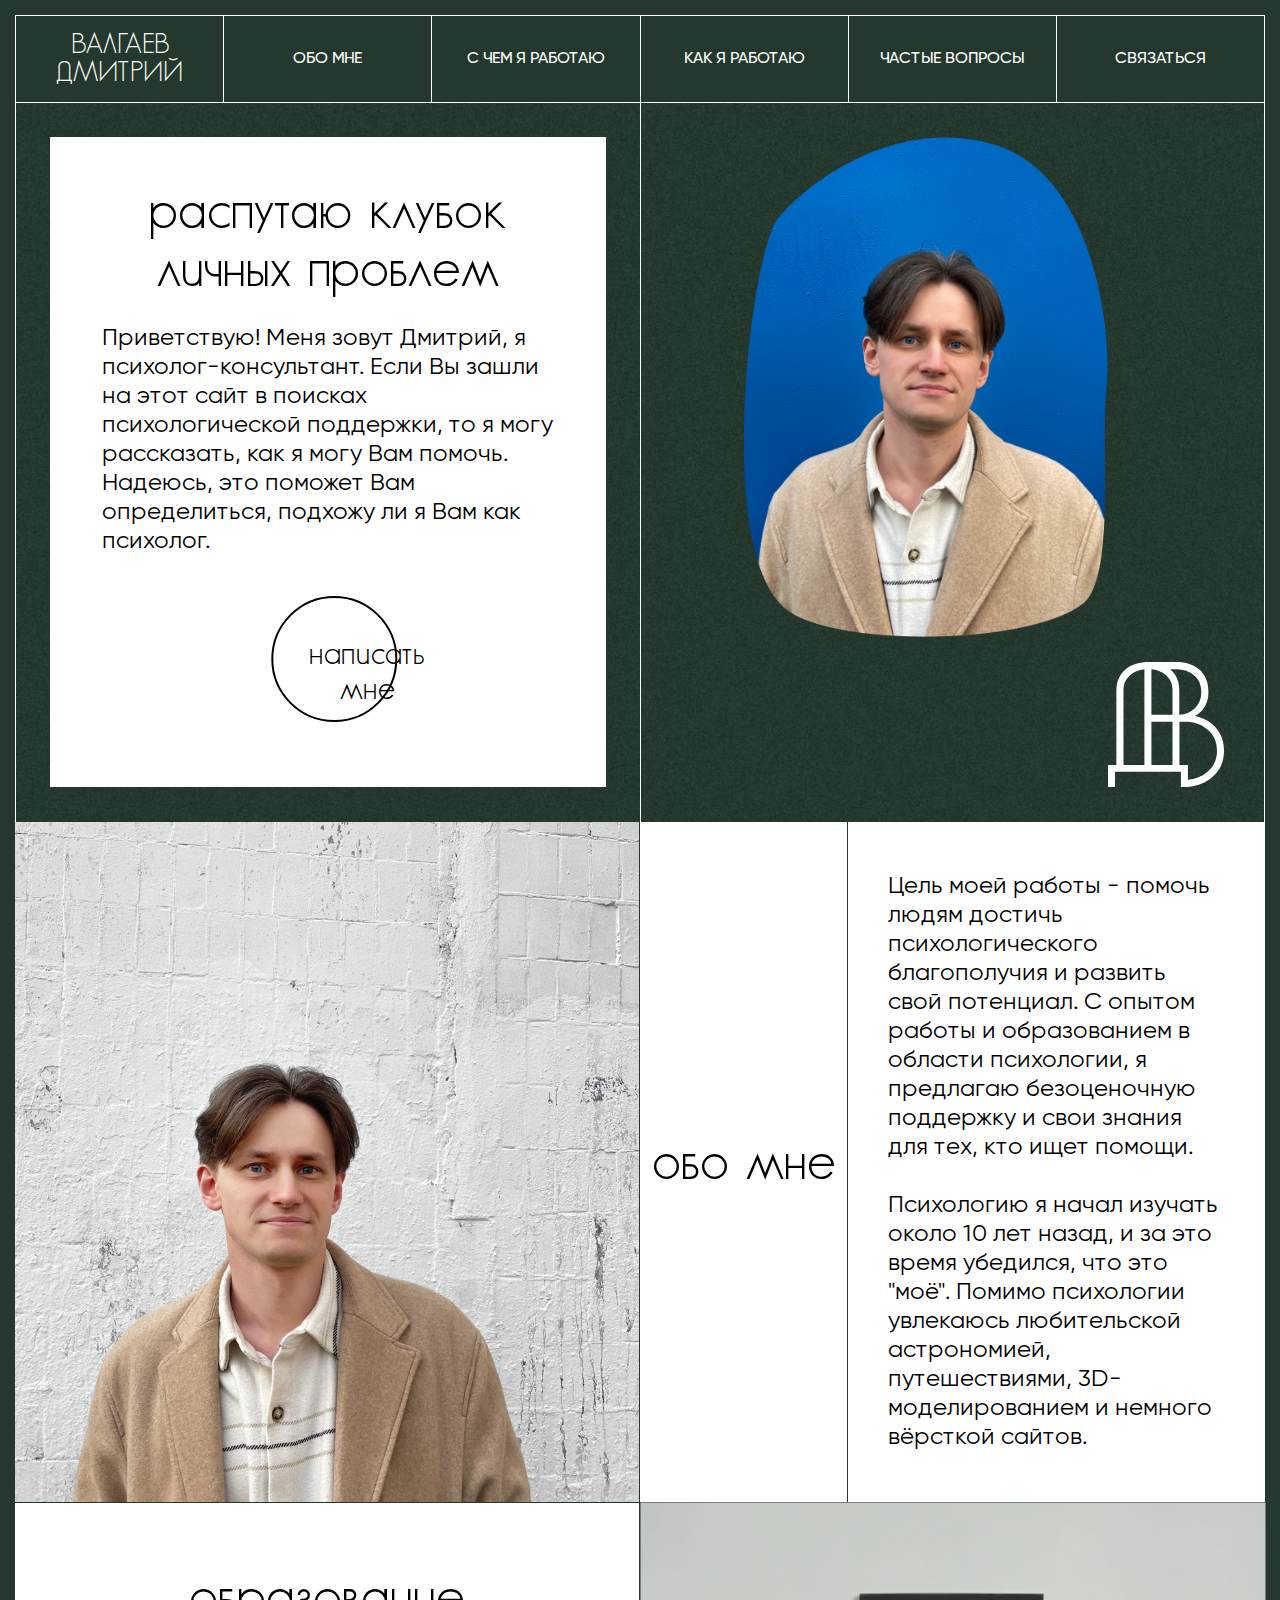
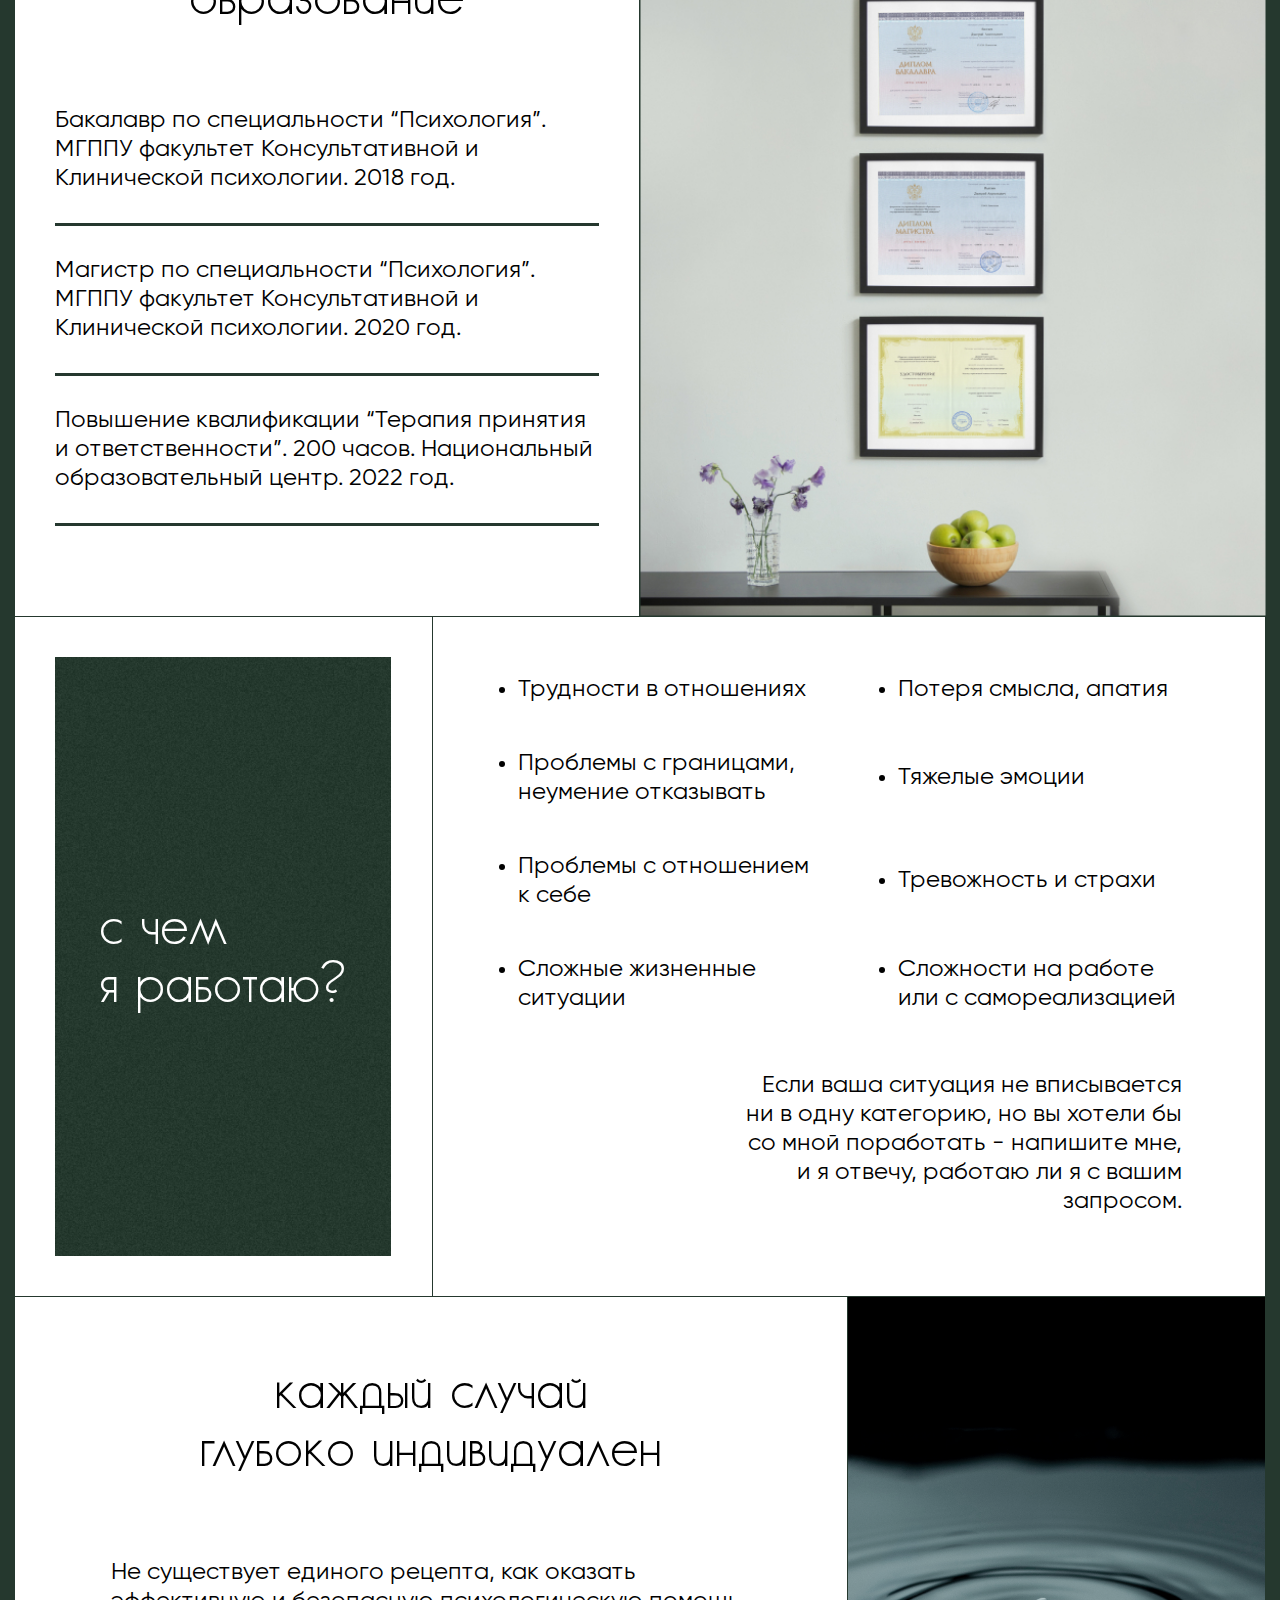
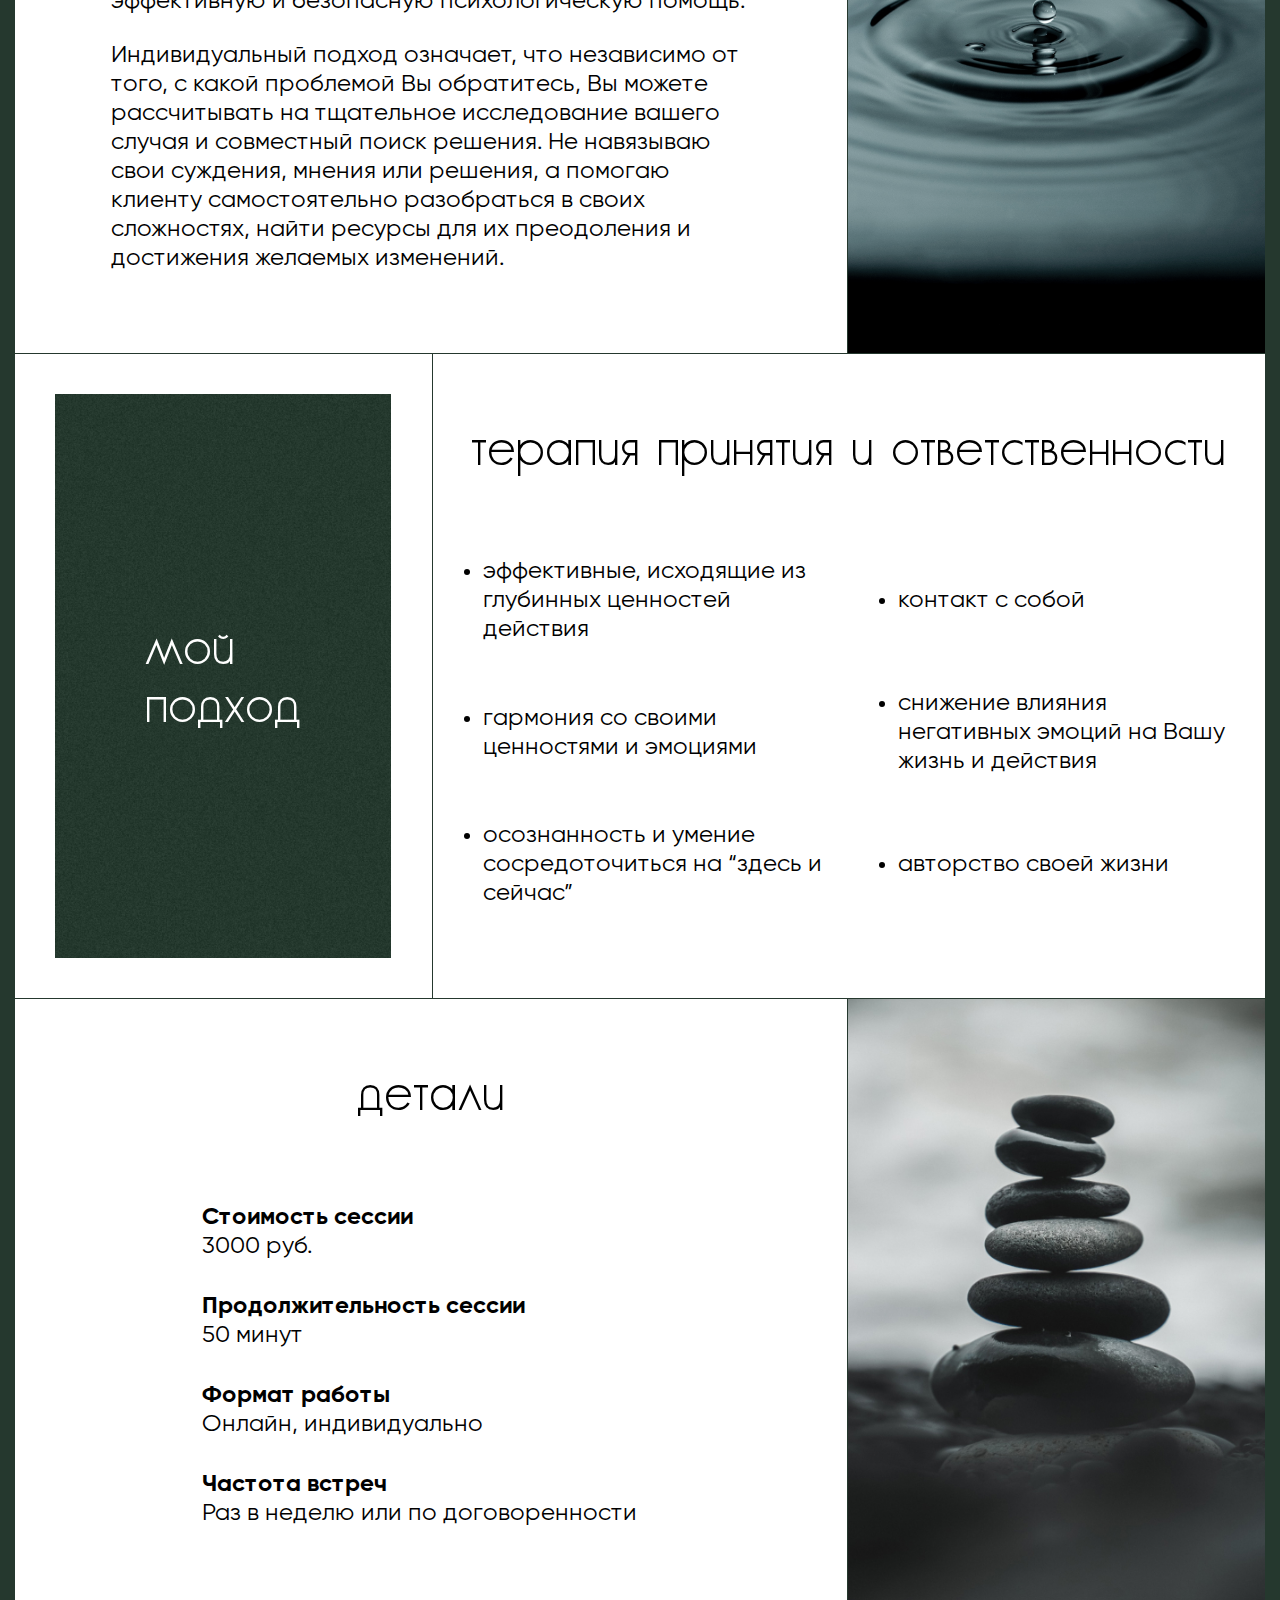
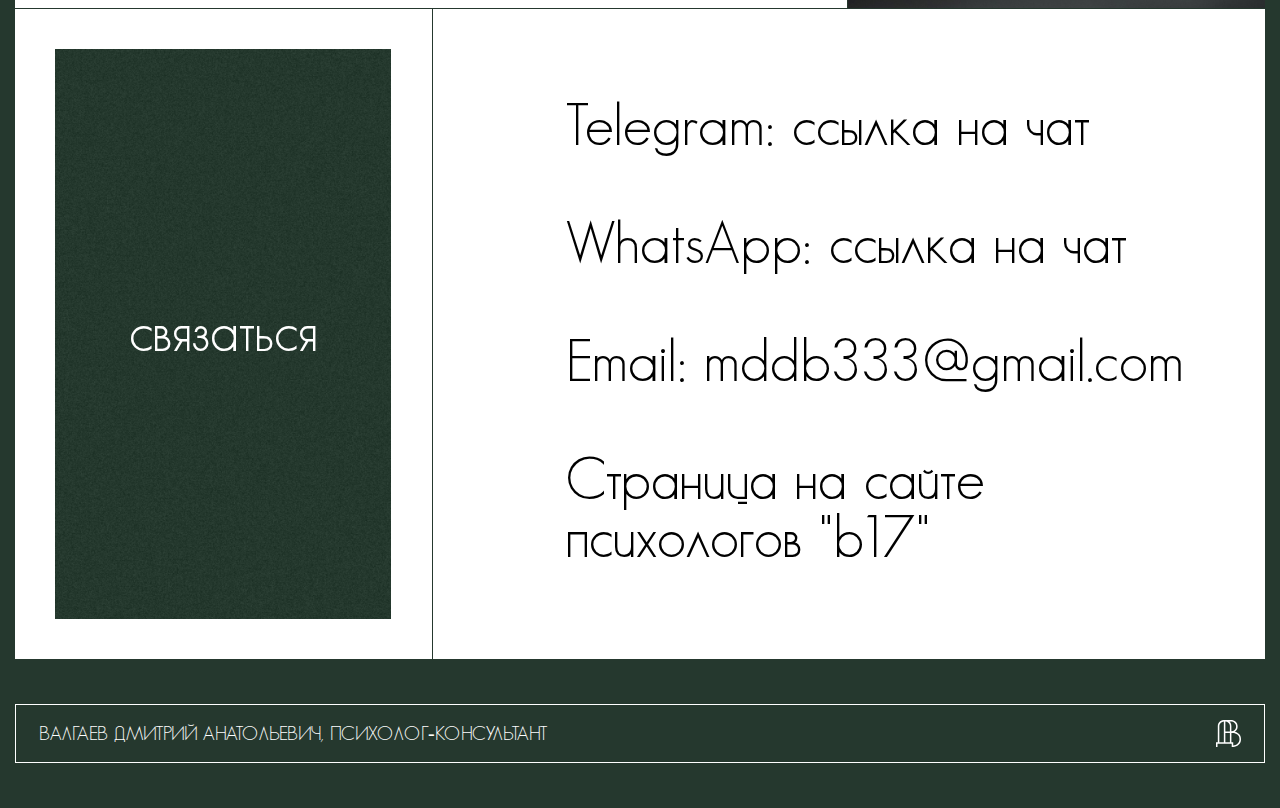
<file: index.html>
<!DOCTYPE html>
<html lang="ru">
<head>
   <meta charset="UTF-8">
   <meta name="viewport" content="width=device-width, initial-scale=1.0">
   <meta name="keywords" content="психолог валгаев дмитрий, психолог онлайн"/>
   <meta name="description" content="Психолог-консультант. Я помогаю клиенту найти свой путь решения сложных ситуаций. Работаю в рамках терапии ACT (терапия Принятия и Ответственности).">
   <title>Психолог Валгаев Дмитрий - личный сайт</title>
   <link rel="stylesheet" href="/css/normalize.css">
   <link rel="stylesheet" href="/css/null.css">
   <link rel="stylesheet" href="/css/main.css">
   <link rel="shortcut icon" href="/img/favicon.png" type="image/x-icon">
</head>
<body>
   <div class="container">
      <header class="header">
         <nav class="header__nav">
            <ul class="header__list">
               <li class="list__item"><h1>Валгаев<br>Дмитрий</h1></li>
               <li class="list__item" data-goto=".about-me">обо мне</li>
               <li class="list__item" data-goto=".work-with">с чем я работаю</li>
               <li class="list__item" data-goto=".approach">как я работаю</li>
               <li class="list__item" data-goto=".details">частые вопросы</li>
               <li class="list__item" data-goto=".contacts">Связаться</li>
               <li class="list__item" onclick="toggleNav()">Навигация</li>
            </ul>
         </nav>
      </header>
      <main class="main">
         <section class="greetings">
            <div class="greetings__content-wrapper">
               <div class="greetings__content">
                  <h2 class="greetings__title">распутаю клубок<br> личных проблем</h2>
                  <p class="greetings__text">Приветствую! Меня зовут Дмитрий, я психолог-консультант. Если Вы зашли на этот сайт в поисках психологической поддержки, то я могу рассказать, как я могу Вам помочь. Надеюсь, это поможет Вам определиться, подхожу ли я Вам как психолог.
                  </p>
                  <button class="greetings__button contact-button"  data-goto=".contacts"><div class="contact-button" data-goto=".contacts">написать <span>мне</span></div></button>
               </div>
            </div>
            <div class="greetings__img">
               <picture class="greetings__photo">
                  <source media="(max-width: 850px)" srcset="/img/main-photo-small.png">
                  <img src="/img/main-photo.png" alt="моя фотография">
               </picture>
               <div class="greetings__logo"><img src="/img/logo.svg" alt="мой логотип"></div>
            </div>
         </section>
         <section class="about-me">
            <div class="about-me__img"><img src="/img/photo_2.jpg" alt="еще одно мое фото"></div>
            <h2 class="about-me__title"><span>обо мне</span></h2>
            <p class="about-me__text"><span>
                  Цель моей работы - помочь людям достичь психологического благополучия и развить свой потенциал. С опытом работы и образованием в области психологии, я предлагаю безоценочную поддержку и свои знания для тех, кто ищет помощи.<br><br>
                  Психологию я начал изучать около 10 лет назад, и за это время убедился, что это "моё". Помимо психологии увлекаюсь любительской астрономией, путешествиями, 3D-моделированием и немного вёрсткой сайтов.
               </span></p>
         </section>
         <section class="education">
            <div class="education__content">
               <h2 class="education__title">образование</h2>
               <ul class="education__list">
                  <li class="education__item">Бакалавр по специальности “Психология”. МГППУ факультет Консультативной и Клинической психологии. 2018 год.</li>
                  <li class="education__item">Магистр по специальности “Психология”. МГППУ факультет Консультативной и Клинической психологии. 2020 год.</li>
                  <li class="education__item">Повышение квалификации “Терапия принятия и ответственности”. 200 часов. Национальный образовательный центр. 2022 год.</li>
               </ul>
            </div>
            <div class="education__galery">
               <img src="/img/education-backgr.jpg" alt="общее фото всех дипломов" class="education__background">
            </div>
         </section>
         <section class="work-with">
            <h2 class="work-with__title"><span>c чем<br>я&nbsp;работаю?</span></h2>
            <div class="work-with__content">
               <ul class="work-with__list">
                  <li class="work-with__item">Трудности в отношениях</li>
                  <li class="work-with__item">Потеря смысла, апатия</li>
                  <li class="work-with__item">Проблемы с границами,<br>неумение отказывать</li>
                  <li class="work-with__item">Тяжелые эмоции</li>
                  <li class="work-with__item">Проблемы с отношением к себе</li>
                  <li class="work-with__item">Тревожность и страхи</li>
                  <li class="work-with__item">Сложные жизненные ситуации</li>
                  <li class="work-with__item">Сложности на работе<br>или с самореализацией</li>
               </ul>
               <div class="work-with__text"><span>Если ваша ситуация не вписывается ни в одну категорию, но вы хотели бы со мной поработать - напишите мне, и я отвечу, работаю ли я с вашим запросом.</span></div>
            </div>
         </section>
         <section class="case">
            <div class="case__content">
               <h2 class="case__title">каждый случай<br>глубоко индивидуален</h2>
               <p class="case__text">Не существует единого рецепта, как оказать эффективную и безопасную психологическую помощь.</p>
               <p class="case__text">Индивидуальный подход означает, что независимо от того, с какой проблемой Вы обратитесь, Вы можете рассчитывать на тщательное исследование вашего случая и совместный поиск решения. Не навязываю свои суждения, мнения или решения, а помогаю клиенту самостоятельно разобраться в своих сложностях, найти ресурсы для их преодоления и достижения желаемых изменений. </p>
            </div>
            <div class="case__img"></div>
         </section>
         <section class="approach">
            <h2 class="approach__title"><span>мой<br>подход</span></h2>
            <div class="approach__content">
               <h3 class="approach__name">терапия принятия и ответственности</h3>
               <ul class="approach__descr-list">
                  <li class="approach__item">эффективные, исходящие из глубинных ценностей действия</li>
                  <li class="approach__item">контакт с собой</li>
                  <li class="approach__item">гармония со своими ценностями и эмоциями</li>
                  <li class="approach__item">снижение влияния негативных эмоций на Вашу жизнь и действия</li>
                  <li class="approach__item">осознанность и умение сосредоточиться на “здесь и сейчас”</li>
                  <li class="approach__item">авторство своей жизни</li>
               </ul>
            </div>
         </section>
         <section class="details">
            <div class="details__content">
               <h2 class="details__title">детали</h2>
               <div class="details__text">
                  <p>Стоимость сессии</p>
                  <p>3000 руб.</p>
               </div>
               <div class="details__text">
                  <p>Продолжительность сессии</p>
                  <p>50 минут</p>
               </div>
               <div class="details__text">
                  <p>Формат работы</p>
                  <p>Онлайн, индивидуально</p>
               </div>
               <div class="details__text">
                  <p>Частота встреч</p>
                  <p>Раз в&nbsp;неделю или по&nbsp;договоренности</p>
               </div>
               <!-- <button class="details__button greetings__button"><span>написать</span> мне</button> -->
            </div>
            <div class="details__img"></div>
         </section>
         <section class="faq">
            <div class="faq__questions">
               <h2 class="faq__title">частые вопросы</h2>
               <ul class="faq__list">
                  <li class="faq__item faq__item_active">Все что клиент скажет - конфиденциально?</li>
                  <li class="faq__item">Могу ли я выписать медикаменты?</li>
                  <li class="faq__item">Можно ли прийти без запроса?</li>
                  <li class="faq__item">Как долго нужно будет работать?</li>
                  <li class="faq__item">Что будет происходить на сессиях?</li>
                  <li class="faq__item">Как понять, что терапия Вам подходит?</li>
               </ul>
            </div>
            <div class="faq__answers">
               <div class="faq__img"></div>
               <p class="faq__answer">Да. Конфиденциальность сохраняется. С согласия клиента, психотерапевт может обсуждать частный случай на супервизии, но  без указания личных данных</p>
            </div>
         </section>
         <section class="contacts">
            <h2 class="contacts__title"><span>связаться</span></h2>
            <div class="contacts__content">
               <a href="https://t.me/muaddib333" class="contacts__text">Telegram: ссылка на чат</a>
               <a href="https://api.whatsapp.com/send?phone=79032799490" class="contacts__text">WhatsApp: ссылка на чат</a>
               <a href="mailto:mddb333@gmail.com" class="contacts__text">Email: mddb333@gmail.com</a>
               <a href="https://www.b17.ru/da_valgaev_psy/?prt=622151" target="_blank" class="contacts__text">Cтраница на сайте психологов "b17"</a>
            </div>
         </section>
      </main>
      <footer class="footer">
         <p class="footer__item">Валгаев Дмитрий&nbsp;Анатольевич, Психолог&#8209;консультант</p>
         <img src="/img/logo.svg" alt="мой логотип" class="footer__img">
      </footer>
   </div>
   <nav class="header__nav modal-nav" id="modal-nav">
      <ul class="header__list">
         <footer class="footer">
            <p class="footer__item">Валгаев Дмитрий&nbsp;Анатольевич, Психолог&#8209;консультант</p>
            <img src="/img/logo.svg" alt="мой логотип" class="footer__img">
         </footer>
         <li class="list__item" data-goto=".about-me">обо мне</li>
         <li class="list__item" data-goto=".work-with">с чем я работаю</li>
         <li class="list__item" data-goto=".approach">как я работаю</li>
         <li class="list__item" data-goto=".details">частые вопросы</li>
         <li class="list__item" data-goto=".contacts">Связаться</li>
         <li class="list__item" onclick="toggleNav()">Закрыть</li>
      </ul>
   </nav>

   <script src="/js/script.js"></script>
</body>
</html>
</file>
<file: css/null.css>
/* Указываем box sizing */
*,
*::before,
*::after {
  box-sizing: border-box;
  
}

/* отображаем блочно before и after  */

*::before,
*::after {
   display: block;
}

/* Убираем внешние отступы */
h1,
h2,
h3,
h4,
h5,
p,
figure,
figcaption,
blockquote,
dl,
dd {
  margin: 0;
  margin-block-start: 0;
  margin-block-end: 0;
  margin-inline-start: 0px;
  margin-inline-end: 0px;
}

/* Выставляем основные настройки по-умолчанию для body */
body {
  min-height: 100vh;
  scroll-behavior: smooth;
  text-rendering: optimizeSpeed;
  margin: 0;
}

/* Удаляем стандартную стилизацию для всех ul и ol*/
ul,
ol {
  list-style: none;
  margin-block-start: 0em;
  margin-block-end: 0em; 
  padding-inline-start: 0px;
}

/* Элементы a сбрасываем до дефолтных стилей */
a {
  text-decoration:none;
  color: currentColor;
}

/* Упрощаем работу с изображениями */
img {
  max-width: 100%;
  display: block;
}


/* Наследуем шрифты для инпутов и кнопок */

button,
input,
optgroup,
select,
textarea {
  font-family: inherit; /* 1 */
  font-size: 100%; /* 1 */
  line-height: 1; /* 1 */
  margin: 0; /* 2 */
  color: inherit;
}

/*обнуляем стили button */

button {
   border: none;
   padding: 0;
   background: none;   
   text-align: left;
}
</file>
<file: css/main.css>
@font-face {
  font-family: Gilroy;
  src: url(/fonts/Gilroy-Regular.woff2);
  font-weight: 400;
}
@font-face {
  font-family: Gilroy;
  src: url(/fonts/Gilroy-Bold.woff2);
  font-weight: 700;
}
@font-face {
  font-family: Gilroy;
  src: url(/fonts/Gilroy-Medium.woff2);
  font-weight: 500;
}
@font-face {
  font-family: Gilroy;
  src: url(/fonts/Gilroy-Light.woff2);
  font-weight: 300;
}
@font-face {
  font-family: Doloman Pavljenko;
  src: url(/fonts/DolomanPavljenko-light.woff2);
  font-weight: 300;
}
html {
  overflow-x: hidden;
}

body {
  background-color: #25382E;
}

.container {
  font-family: "Gilroy";
  max-width: 1426px;
  width: 100%;
  margin: 0 auto;
  padding: 0 15px;
}

.no-scroll {
  overflow: hidden;
}

.header {
  margin-top: 15px;
}
.header__list {
  display: flex;
  justify-content: space-between;
  width: 100%;
  border: 1px solid #fff;
  border-left: none;
}

.list__item {
  max-width: 235px;
  width: 100%;
  border-left: 1px solid #FFF;
  color: #FFF;
  font-family: Gilroy;
  font-size: 16px;
  font-style: normal;
  font-weight: 500;
  text-align: center;
  text-transform: uppercase;
  transition: all 50ms;
  cursor: pointer;
}
.list__item:not(:first-child) {
  line-height: 86px;
}
.list__item:last-child {
  display: none;
}
.list__item:hover {
  background-color: #4C6055;
}

.list__item h1 {
  padding: 15px 0;
  font-family: Doloman Pavljenko;
  font-size: 29px;
  line-height: 28px;
  font-style: normal;
  font-weight: 300;
  text-transform: uppercase;
}

.modal-nav {
  transition: all 150ms ease-out;
  height: 0;
  overflow: hidden;
  z-index: 100;
  position: fixed;
  top: 0;
  left: 0;
  background-color: #25382E;
}
.modal-nav .header__list {
  flex-direction: column;
  border: none;
  padding: 0 0;
  max-height: 517px;
}
.modal-nav .header__list .footer {
  margin: 0;
  border: none;
}
.modal-nav .header__list .list__item {
  border: none;
  text-align: left;
  padding: 0 23px;
  max-width: 100%;
}
.modal-nav .header__list .list__item:not(:first-child) {
  display: block;
  border-top: 1px solid #ffffff;
}
.modal-nav .header__list .list__item:last-child {
  position: relative;
}
.modal-nav .header__list .list__item:last-child::before {
  position: absolute;
  top: 0;
  right: 0;
  width: 10px;
  height: 10px;
  background-color: #fff;
}

.modal-nav_active {
  transition: all 250ms ease-out;
  display: flex;
  height: 100vh;
}
.modal-nav_active .header__list {
  padding: 30px 0;
}

@media (max-width: 1024px) {
  .header__list .list__item {
    font-size: 14px;
  }
}
@media (max-width: 850px) {
  .header {
    position: fixed;
    top: 0;
    left: 15px;
    width: calc(100% - 30px);
    margin: 0;
    background-color: #25382E;
    z-index: 10;
  }
  .header__list .list__item {
    font-family: Gilroy;
    font-size: 16px;
    line-height: 64px;
  }
  .header__list .list__item:not(:first-child) {
    display: none;
  }
  .header__list .list__item:last-child {
    display: block;
    position: relative;
  }
  .header__list .list__item:last-child::before {
    content: "";
    position: absolute;
    top: 50%;
    left: -60px;
    transform: translateY(-50%);
    width: 28px;
    height: 30px;
    background-image: url(/img/logo.svg);
    background-position: 0 0;
    background-size: contain;
    background-repeat: no-repeat;
  }
  .list__item h1 {
    font-size: 24px;
    line-height: 22px;
    padding: 10px 0;
    padding-left: 12px;
    text-align: left;
  }
}
@media (max-width: 550px) {
  .header__list .list__item {
    font-family: Gilroy;
    font-size: 20px;
  }
  .header__list .list__item:last-child {
    display: block;
  }
  .header__list .list__item:last-child::before {
    content: "";
    left: -40px;
    width: 28px;
    height: 30px;
  }
}
.greetings {
  width: 100%;
  border: 1px solid #ffffff;
  border-top: none;
  border-bottom: none;
  display: flex;
  background-image: url(/img/greetings-background.jpg);
  background-position: 0 0;
  background-repeat: no-repeat;
  background-size: cover;
}
.greetings__content-wrapper {
  width: 49.999%;
}
.greetings__content {
  margin: 5.5%;
  padding-top: 45px;
  background-color: #fff;
}
.greetings__title {
  margin-bottom: 26px;
  color: #000;
  text-align: center;
  font-family: Doloman Pavljenko;
  font-size: 60px;
  font-style: normal;
  font-weight: 300;
  line-height: normal;
}
.greetings__text {
  margin-bottom: 40px;
  margin-left: 9.22%;
  margin-right: 9.22%;
  color: #000;
  font-family: Gilroy;
  font-size: 24px;
  font-style: normal;
  font-weight: 400;
  line-height: normal;
}
.greetings__button {
  margin-left: 50%;
  margin-bottom: 65px;
  transform: translateX(-45%);
  cursor: pointer;
  position: relative;
}
.greetings__button div {
  position: absolute;
  top: 40px;
  left: 6px;
  width: 180px;
  color: #000;
  text-align: center;
  font-family: Doloman Pavljenko;
  font-size: 36px;
  font-style: normal;
  font-weight: 300;
  line-height: normal;
  z-index: 10;
  transition: all 100ms;
}
.greetings__button::before {
  content: "";
  position: relative;
  top: 0px;
  left: 0px;
  width: 126px;
  height: 126px;
  border: 2px solid #000;
  border-radius: 50%;
  z-index: 1;
  transition: all 100ms;
}
.greetings__button:hover div {
  color: #ffffff;
}
.greetings__button:hover div span {
  color: #000;
}
.greetings__button:hover::before {
  background-color: #25382E;
  border: 2px solid #25382E;
}
.greetings__img {
  display: flex;
  justify-content: space-between;
  width: 50.001%;
  padding-left: 8.2%;
  padding-top: 2.75%;
  padding-right: 3.2%;
  padding-bottom: 2.75%;
  border-left: 1px solid #fff;
}
.greetings__photo {
  display: block;
  max-width: 100%;
  flex-shrink: 1;
}
.greetings__photo img {
  max-height: 532px;
}
.greetings__logo {
  display: block;
  align-self: flex-end;
  flex-shrink: 1;
  max-width: 100%;
}

@media (max-width: 1050px) {
  .greetings__logo {
    max-width: 70px;
  }
  .greetings__title {
    font-size: 50px;
  }
  .greetings__text {
    font-size: 18px;
  }
}
@media (max-width: 850px) {
  .greetings {
    padding-top: 64px;
    flex-direction: column-reverse;
  }
  .greetings__content-wrapper {
    width: 100%;
  }
  .greetings__content {
    margin: 15px;
  }
  .greetings__img {
    width: 100%;
    padding: 15px;
    padding-bottom: 0;
    border: none;
  }
  .greetings__photo {
    margin: 0 auto;
  }
  .greetings__photo img {
    max-height: 420px;
  }
  .greetings__logo {
    display: none;
  }
  .greetings__button div {
    font-size: 30px;
    text-align: left;
    left: 0;
  }
  .greetings__button::before {
    content: "";
    top: 5px;
    left: -7px;
    width: 105px;
    height: 105px;
  }
}
@media (max-width: 550px) {
  .greetings {
    flex-direction: column-reverse;
  }
  .greetings__content-wrapper {
    width: 100%;
  }
  .greetings__content {
    margin: 15px;
    padding-top: 25px;
  }
  .greetings__img {
    width: 100%;
    padding: 15px;
    padding-bottom: 0;
    border: none;
  }
  .greetings__photo {
    margin: 0 auto;
  }
  .greetings__photo img {
    max-height: 420px;
  }
  .greetings__logo {
    display: none;
  }
  .greetings__title {
    font-size: 45px;
    line-height: 75%;
  }
  .greetings__text {
    font-size: 18px;
    margin-bottom: 65px;
  }
  .greetings__button {
    margin-bottom: 70px;
  }
}
.about-me {
  display: flex;
  min-height: 607px;
}
.about-me__img {
  width: 50%;
  border-right: 1px solid #25382E;
  position: relative;
}
.about-me__img img {
  position: absolute;
  top: 0;
  left: 0;
  width: 100%;
  height: 100%;
  object-fit: cover;
}
.about-me__title {
  width: 16.666%;
  background-color: #fff;
  border-right: 1px solid #25382E;
  display: flex;
  align-items: center;
  justify-content: center;
  color: #000;
  text-align: center;
  font-family: Doloman Pavljenko;
  font-size: 60px;
  font-style: normal;
  font-weight: 300;
}
.about-me__text {
  width: 33.333%;
  background-color: #fff;
  padding: 50px 40px 50px;
  display: flex;
  align-items: center;
  justify-content: center;
  color: #000;
  font-family: Gilroy;
  font-size: 24px;
  font-style: normal;
  font-weight: 400;
  line-height: normal;
}

@media (max-width: 1050px) {
  .about-me__text {
    padding: 40px 30px 40px;
    font-size: 18px;
  }
}
@media (max-width: 850px) {
  .about-me {
    flex-direction: column;
    background-color: #fff;
    padding: 0 23px;
  }
  .about-me__title {
    width: 100%;
    order: 1;
    border: none;
    padding: 30px 0;
  }
  .about-me__img {
    order: 2;
    width: 100%;
    min-height: 400px;
    border: none;
  }
  .about-me__text {
    padding: 40px 0;
    width: 100%;
    order: 3;
  }
}
.education {
  display: flex;
  border-top: 1px solid #25382E;
}
.education__content {
  width: 50%;
  border-right: 1px solid #25382E;
  background-color: #fff;
  padding: 65px 3.2% 90px;
}
.education__title {
  margin-bottom: 80px;
  color: #000;
  text-align: center;
  font-family: Doloman Pavljenko;
  font-size: 60px;
  font-style: normal;
  font-weight: 300;
  line-height: normal;
}
.education__list {
  display: flex;
  flex-direction: column;
  gap: 30px;
}
.education__item {
  color: #000;
  font-family: Gilroy;
  font-size: 24px;
  font-style: normal;
  font-weight: 400;
  line-height: normal;
  padding-bottom: 30px;
  border-bottom: 3px solid #25382E;
  position: relative;
}
.education__galery {
  width: 50%;
  position: relative;
}
.education__background {
  position: absolute;
  top: 50%;
  left: 50%;
  transform: translate(-50%, -50%);
  width: 100%;
  height: 100%;
  object-fit: cover;
}

@media (max-width: 1050px) {
  .education__item {
    font-size: 18px;
    padding-bottom: 20px;
  }
}
@media (max-width: 850px) {
  .education {
    flex-direction: column-reverse;
  }
  .education__content {
    width: 100%;
    padding: 30px 23px 45px;
    border: none;
  }
  .education__title {
    margin-bottom: 40px;
  }
  .education__galery {
    width: 100%;
    min-height: 500px;
  }
  .education__item {
    font-size: 18px;
    padding-bottom: 15px;
  }
  .education__item:before {
    top: 40%;
  }
}
.work-with {
  display: flex;
  background-color: #fff;
  border-top: 1px solid #25382E;
}
.work-with__title {
  display: flex;
  align-items: center;
  justify-content: center;
  width: 26.893%;
  margin: 3.22% 3.22%;
  background-color: #25382E;
  background-image: url(/img/greetings-background.jpg);
  background-size: cover;
  background-repeat: no-repeat;
  background-position: 0 0;
  color: #FFF;
  font-family: Doloman Pavljenko;
  font-size: 60px;
  font-style: normal;
  font-weight: 300;
  line-height: normal;
}
.work-with__content {
  border-left: 1px solid #25382E;
  width: 66.6666%;
}
.work-with__text {
  margin: 0 10% 80px 0;
  text-align: right;
  font-family: Gilroy;
  font-size: 24px;
  font-style: normal;
  font-weight: 400;
  line-height: normal;
}
.work-with__text span {
  width: 60%;
  display: inline-block;
}
.work-with__list {
  padding: 7%;
  display: grid;
  grid-template-columns: 1fr 1fr;
  grid-template-rows: 1fr;
  gap: 45px;
  align-items: center;
  list-style: disc;
}
.work-with__item {
  margin-left: 27px;
  font-family: Gilroy;
  font-size: 24px;
  font-style: normal;
  font-weight: 400;
  line-height: normal;
}

@media (max-width: 1150px) {
  .work-with__list {
    padding: 70px 4% 70px;
    gap: 25px;
    row-gap: 45px;
  }
  .work-with__title {
    font-size: 50px;
  }
  .work-with__item {
    font-size: 18px;
    line-height: 22px;
  }
  .work-with__text {
    margin-bottom: 45px;
    font-size: 18px;
  }
}
@media (max-width: 850px) {
  .work-with {
    flex-direction: column;
  }
  .work-with__title {
    width: calc(100% - 30px);
    padding: 45px 0 52px;
  }
  .work-with__content {
    width: 100%;
    border: none;
  }
  .work-with__list {
    padding: 30px 23px 45px;
    gap: 25px;
  }
  .work-with__item {
    margin-left: 17px;
    font-size: 18px;
  }
  .work-with__text {
    font-size: 18px;
    font-weight: 400;
    text-align: left;
    margin-left: 25px;
  }
  .work-with__text span {
    width: 100%;
  }
}
@media (max-width: 550px) {
  .work-with__list {
    grid-template-columns: 1fr;
    padding-bottom: 50px;
  }
}
.case {
  display: flex;
  background-color: #fff;
  border-top: 1px solid #25382E;
}
.case__content {
  width: 66.66%;
  border-right: 1px solid #25382E;
}
.case__title {
  margin-top: 65px;
  margin-bottom: 80px;
  text-align: center;
  font-family: Doloman Pavljenko;
  font-size: 60px;
  font-style: normal;
  font-weight: 300;
  line-height: normal;
}
.case__text {
  width: 77%;
  margin: 0 auto 25px;
  color: #000;
  font-family: Gilroy;
  font-size: 24px;
  font-style: normal;
  font-weight: 400;
  line-height: normal;
}
.case__text:last-child {
  margin: 0 auto 80px;
}
.case__img {
  width: 33.43%;
  background-image: url(/img/img-water.jpg);
  background-position: 50% 50%;
  background-repeat: no-repeat;
  background-size: cover;
  filter: grayscale(60%) hue-rotate(0.96turn);
}

@media (max-width: 1050px) {
  .case__title {
    margin-top: 60px;
    margin-bottom: 50px;
  }
  .case__text {
    margin: 0 auto 50px;
    font-size: 18px;
  }
}
@media (max-width: 850px) {
  .case {
    flex-direction: column-reverse;
  }
  .case__content {
    width: 100%;
    border: none;
  }
  .case__title {
    margin-top: 30px;
    margin-bottom: 45px;
    font-size: 50px;
  }
  .case__text {
    width: 100%;
    margin: 0 0 30px;
    padding: 0 23px;
    font-size: 18px;
  }
  .case__text:last-child {
    margin-bottom: 45px;
  }
  .case__img {
    min-height: 400px;
    width: calc(100% - 30px);
    margin: 15px auto 0;
    background-position: 50% 10%;
  }
}
.approach {
  background-color: #fff;
  border-top: 1px solid #25382E;
  display: flex;
}
.approach__title {
  display: flex;
  align-items: center;
  justify-content: center;
  width: 26.893%;
  margin: 3.22% 3.22%;
  background-color: #25382E;
  background-image: url(/img/greetings-background.jpg);
  background-size: cover;
  background-repeat: no-repeat;
  background-position: 0 0;
  color: #FFF;
  font-family: Doloman Pavljenko;
  font-size: 60px;
  font-style: normal;
  font-weight: 300;
  line-height: normal;
}
.approach__content {
  width: 66.666%;
  border-left: 1px solid #25382E;
  padding: 0 23px;
}
.approach__name {
  margin-top: 65px;
  text-align: center;
  font-family: Doloman Pavljenko;
  font-size: 60px;
  font-style: normal;
  font-weight: 300;
  line-height: normal;
}
.approach__descr-list {
  margin: 80px 0 90px;
  display: grid;
  grid-template-columns: 1fr 1fr;
  grid-template-rows: 1fr;
  gap: 45px;
  align-items: center;
  list-style: disc;
}
.approach__item {
  margin-left: 27px;
  font-family: Gilroy;
  font-size: 24px;
  font-style: normal;
  font-weight: 400;
  line-height: normal;
}

@media (max-width: 1050px) {
  .approach__title {
    font-size: 50px;
  }
  .approach__name {
    font-size: 50px;
    margin-top: 70px;
  }
  .approach__descr-list {
    margin: 45px 0 45px;
    row-gap: 35px;
  }
  .approach__item {
    font-size: 18px;
    line-height: 22px;
    margin-left: 20px;
  }
}
@media (max-width: 850px) {
  .approach {
    flex-direction: column;
  }
  .approach__title {
    width: calc(100% - 30px);
    padding: 45px 0 52px;
  }
  .approach__content {
    width: 100%;
    border: none;
  }
  .approach__item {
    margin-left: 17px;
    font-size: 18px;
  }
  .approach__name {
    margin-top: 25px;
  }
}
@media (max-width: 550px) {
  .approach__descr-list {
    gap: 25px;
    grid-template-columns: 1fr;
    margin-bottom: 50px;
  }
}
.details {
  background-color: #fff;
  display: flex;
  border-top: 1px solid #25382E;
}
.details__content {
  width: 66.66%;
  border-right: 1px solid #25382E;
}
.details__title {
  margin-top: 65px;
  margin-bottom: 80px;
  text-align: center;
  font-family: Doloman Pavljenko;
  font-size: 60px;
  font-style: normal;
  font-weight: 300;
  line-height: normal;
}
.details__text {
  margin: 30px auto;
  width: 55%;
}
.details__text:last-child {
  margin-bottom: 80px;
}
.details__text p {
  font-family: Gilroy;
  font-size: 24px;
  font-style: normal;
  font-weight: 400;
  line-height: normal;
}
.details__text p:first-child {
  font-size: 24px;
  font-weight: 700;
}
.details__button {
  margin-top: 70px;
}
.details__img {
  width: 33.43%;
  background-image: url(/img/img-stock.jpg);
  background-position: 50% 50%;
  background-repeat: no-repeat;
  background-size: cover;
}

@media (max-width: 1050px) {
  .details__text {
    font-size: 18px;
  }
  .details__text p {
    font-size: inherit;
  }
  .details__text p:first-child {
    font-size: inherit;
  }
}
@media (max-width: 850px) {
  .details {
    flex-direction: column-reverse;
  }
  .details__content {
    width: 100%;
    border: none;
  }
  .details__title {
    margin-top: 45px;
    margin-bottom: 45px;
    font-size: 50px;
  }
  .details__img {
    min-height: 400px;
    width: calc(100% - 30px);
    margin: 15px auto 0;
    background-position: 50% 10%;
  }
  .details__text {
    width: calc(100% - 46px);
  }
  .details__text p {
    font-size: 18px;
  }
  .details__text p:first-child {
    font-size: 18px;
  }
}
.faq {
  background-color: #fff;
  display: none;
  border-top: 1px solid #25382E;
}
.faq__questions {
  width: 50%;
  padding-left: 7.1%;
}
.faq__title {
  margin-top: 35px;
  margin-bottom: 40px;
  text-align: start;
  font-family: Doloman Pavljenko;
  font-size: 60px;
  font-style: normal;
  font-weight: 300;
  line-height: normal;
}
.faq__list {
  display: flex;
  flex-direction: column;
  gap: 30px;
  margin-bottom: 80px;
}
.faq__item {
  cursor: pointer;
  font-family: Gilroy;
  font-size: 24px;
  font-style: normal;
  font-weight: 400;
  line-height: normal;
  position: relative;
  padding-bottom: 30px;
  border-bottom: 3px solid #25382E;
}
.faq__item::before {
  content: "";
  position: absolute;
  top: 3px;
  right: 0;
  width: 35px;
  height: 35px;
  background-image: url(/img/icon-plus.png);
  background-position: 50% 50%;
  background-repeat: no-repeat;
  background-size: cover;
}
.faq__item_active {
  font-weight: 700;
}
.faq__item_active::before {
  transform: rotate(45deg);
}
.faq__answers {
  width: 50%;
  padding-left: 15px;
}
.faq__img {
  width: 404px;
  height: 404px;
  margin: 45px auto 35px;
  border-radius: 50%;
  background-image: url(/img/img-stock.jpg);
  background-position: 50% 10%;
  background-size: cover;
  background-repeat: no-repeat;
}
.faq__answer {
  padding-left: 30px;
  padding-right: 80px;
  font-family: Gilroy;
  font-size: 24px;
  font-style: normal;
  font-weight: 400;
  line-height: normal;
}

.contacts {
  background-color: #fff;
  border-top: 1px solid #25382E;
  display: flex;
}
.contacts__title {
  display: flex;
  align-items: center;
  justify-content: center;
  width: 26.893%;
  margin: 3.22% 3.22%;
  background-color: #25382E;
  background-image: url(/img/greetings-background.jpg);
  background-size: cover;
  background-repeat: no-repeat;
  background-position: 0 0;
  color: #FFF;
  font-family: Doloman Pavljenko;
  font-size: 60px;
  font-style: normal;
  font-weight: 300;
  line-height: normal;
}
.contacts__content {
  width: 66.66%;
  padding: 90px 5.3% 90px 10.7%;
  display: flex;
  flex-direction: column;
  gap: 60px;
  border-left: 1px solid #25382E;
}
.contacts__text {
  font-family: Doloman Pavljenko;
  font-size: 60px;
  font-style: normal;
  font-weight: 300;
  line-height: normal;
}

@media (max-width: 1105px) {
  .contacts__title {
    font-size: 50px;
  }
  .contacts__text {
    font-size: 40px;
  }
}
@media (max-width: 850px) {
  .contacts {
    flex-direction: column;
  }
  .contacts__title {
    width: calc(100% - 30px);
    padding: 45px 0 52px;
  }
  .contacts__content {
    padding: 30px 23px 45px;
    width: 100%;
    border: none;
  }
  .contacts__text {
    font-size: 30px;
  }
}
.footer {
  margin-top: 45px;
  margin-bottom: 45px;
  display: flex;
  justify-content: space-between;
  align-items: center;
  gap: 30px;
  border: 1px solid #FFF;
  padding: 15px 23px;
}
.footer__item {
  color: #FFF;
  font-family: Doloman Pavljenko;
  font-size: 20px;
  font-style: normal;
  font-weight: 300;
  line-height: normal;
  text-transform: uppercase;
}
.footer__img {
  height: 27px;
}

@media (max-width: 850px) {
  .footer {
    margin: 30px 0 30px;
  }
  .footer__item {
    font-size: 18px;
  }
}
</file>
